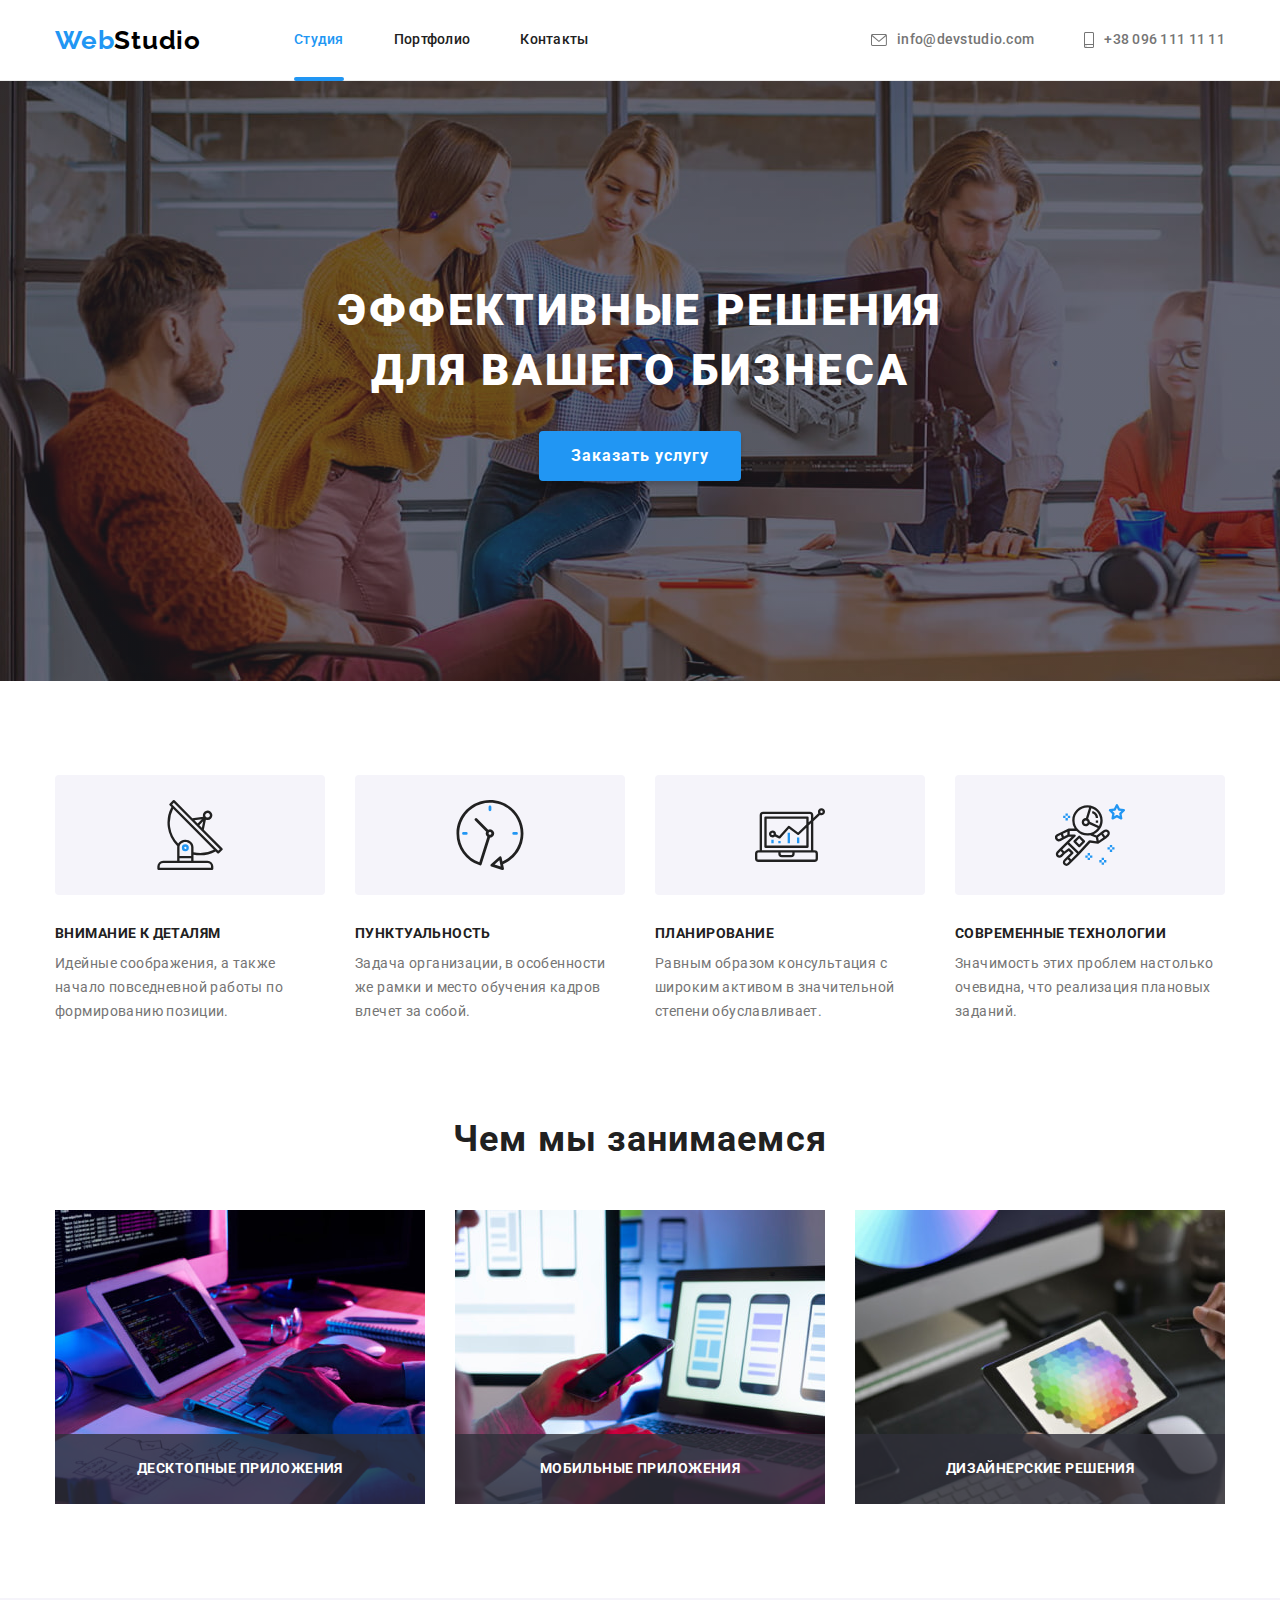
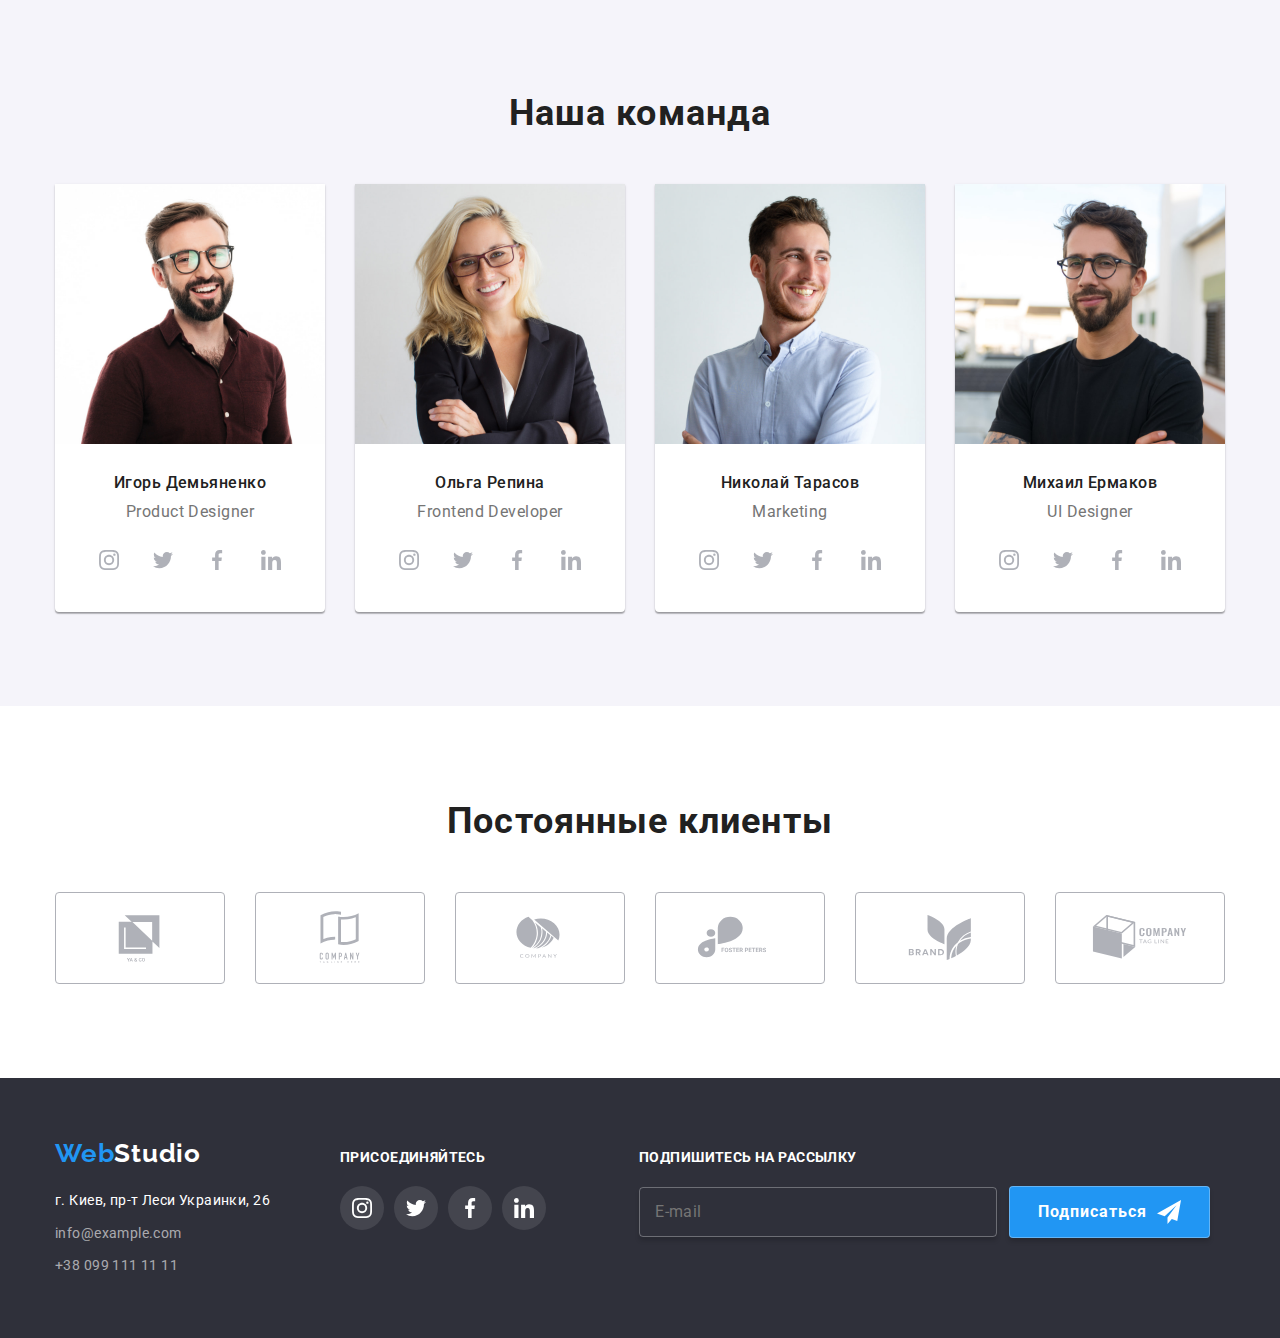
<file: index.html>
<!DOCTYPE html>
<html lang="ru">
  <head>
    <meta charset="UTF-8" />
    <meta http-equiv="X-UA-Compatible" content="IE=edge" />
    <meta name="viewport" content="width=device-width, initial-scale=1.0" />
    <title>Document</title>
    <!-- Project fonts -->
    <link rel="preconnect" href="https://fonts.googleapis.com" />
    <link rel="preconnect" href="https://fonts.gstatic.com" crossorigin />
    <link
      href="https://fonts.googleapis.com/css2?family=Raleway:wght@700&family=Roboto:wght@400;500;700;900&display=swap"
      rel="stylesheet"
    />
    <!-- Normalize -->
    <link
      rel="stylesheet"
      href="https://cdn.jsdelivr.net/npm/modern-normalize@1.1.0/modern-normalize.min.css"
    />
    <!-- Custom styles -->
    <link rel="stylesheet" href="./css/main.min.css" />
  </head>

  <body>
    <!-- Шапка сайта -->
    <header class="header">
      <div class="container header__container">
        <a class="logo link" href="index.html" lang="en"
          >Web<span class="header--logo">Studio</span></a
        >
        <nav class="header-nav">
          <ul class="header-nav__list list">
            <li class="header-nav__item list">
              <a href="./index.html" class="header-nav__link link active">Студия</a>
            </li>
            <li class="header-nav__item list">
              <a href="./portfolio.html" class="header-nav__link link">Портфолио</a>
            </li>
            <li class="header-nav__item list">
              <a href="" class="header-nav__link link">Контакты</a>
            </li>
          </ul>
        </nav>
        <ul class="contacts list">
          <li class="contacts__item">
            <a class="contacts__link" href="mailto:info@devstudio.com">
              <svg class="contacts__icon" width="16px" height="12px">
                <use href="./images/sprite.svg#envelope"></use></svg
              >info@devstudio.com</a
            >
          </li>
          <li class="contacts__item">
            <a class="contacts__link" href="tel:+380961111111">
              <svg class="contacts__icon" width="10px" height="16px">
                <use href="./images/sprite.svg#smartphone"></use></svg
              >+38 096 111 11 11</a
            >
          </li>
        </ul>
      </div>
    </header>

    <main>
      <!-- Секция герой -->
      <section class="hero">
        <div class="container">
          <h1 class="hero__title">Эффективные решения для вашего бизнеса</h1>
          <div class="backdrop is-hidden" data-modal>
            <div class="modal-wrapper">
              <button class="modal-button" data-modal-close>
                <svg class="close-btn" width="18" height="18">
                  <use href="./images/sprite.svg#close-black"></use>
                </svg>
              </button>

              <form class="form">
                <strong class="form__title">Оставьте свои данные, мы вам перезвоним</strong>
                <!-- name input -->

                <label class="form__label" for="user-name">
                  <span class="form__text">Имя</span>
                  <input
                    type="text"
                    name="user-name"
                    id="user-name"
                    class="form__input user-name"
                    autocomplete="name"
                    autofocus
                    required
                  />
                  <svg class="form__icon" width="12" height="12">
                    <use href="./images/sprite.svg#user"></use>
                  </svg>
                </label>

                <!-- tel input -->
                <label class="form__label" for="user-phone">
                  <span class="form__text">Телефон</span>
                  <input
                    type="text"
                    name="user-phone"
                    id="user-phone"
                    class="form__input"
                    autocomplete="phone"
                    required
                  />
                  <svg class="form__icon" width="13" height="12">
                    <use href="./images/sprite.svg#phone-user"></use>
                  </svg>
                </label>

                <!-- email input -->
                <label class="form__label" for="user-mail">
                  <span class="form__text">Почта</span>
                  <input
                    type="text"
                    name="user-mail"
                    id="user-mail"
                    class="form__input"
                    autocomplete="mail"
                    required
                  />
                  <svg class="form__icon" width="15" height="12">
                    <use href="./images/sprite.svg#mail-user"></use>
                  </svg>
                </label>

                <!-- comment input -->

                <label class="form__textarea" for="user-comment">Коментарий</label>
                <textarea
                  class="form__comment"
                  name="user-comment"
                  id="user-comment"
                  rows="6"
                  placeholder="Введите текст"
                ></textarea>

                <!-- checkbox input -->

                <label class="form__checkbox" for="user-aggrement">
                  <input
                    class="checkbox visually-hidden"
                    type="checkbox"
                    name="user-aggrement"
                    id="user-aggrement"
                    required
                  />
                  <span class="form-custom-checkbox">
                    <svg class="form-custom-checkbox__icon" width="16" height="15">
                      <use href="./images/sprite.svg#checkbox"></use>
                    </svg>
                  </span>
                  <span class="form-custom-checkbox--desc">Соглашаюсь с рассылкой и принимаю</span>
                  <a href="#" class="checkbox-link">Условия договора</a>
                </label>

                <button type="submit" class="btn form-btn">Отправить</button>
              </form>
            </div>
          </div>
          <button class="button hero__button" type="button" data-modal-open>Заказать услугу</button>
        </div>
      </section>

      <!-- Секция особенности -->
      <section class="peculiarities section">
        <div class="container">
          <h2 class="peculiarities__title visually-hidden">Особенности</h2>
          <ul class="peculiarities__list list">
            <li class="peculiarities__item list">
              <div class="peculiarities__icons-box">
                <svg class="peculiarities__icons">
                  <use href="./images/sprite.svg#antenna"></use>
                </svg>
              </div>
              <h3 class="peculiarities__subtitle">Внимание к деталям</h3>
              <p class="peculiarities__text">
                Идейные соображения, а также начало повседневной работы по формированию позиции.
              </p>
            </li>
            <li class="peculiarities__item list">
              <div class="peculiarities__icons-box">
                <svg class="peculiarities__icons">
                  <use href="./images/sprite.svg#clock"></use>
                </svg>
              </div>
              <h3 class="peculiarities__subtitle">Пунктуальность</h3>
              <p class="peculiarities__text">
                Задача организации, в особенности же рамки и место обучения кадров влечет за собой.
              </p>
            </li>
            <li class="peculiarities__item list">
              <div class="peculiarities__icons-box">
                <svg class="peculiarities__icons">
                  <use href="./images/sprite.svg#diagram"></use>
                </svg>
              </div>
              <h3 class="peculiarities__subtitle">Планирование</h3>
              <p class="peculiarities__text">
                Равным образом консультация с широким активом в значительной степени обуславливает.
              </p>
            </li>
            <li class="peculiarities__item list">
              <div class="peculiarities__icons-box">
                <svg class="peculiarities__icons">
                  <use href="./images/sprite.svg#astronaut"></use>
                </svg>
              </div>
              <h3 class="peculiarities__subtitle">Современные технологии</h3>
              <p class="peculiarities__text">
                Значимость этих проблем настолько очевидна, что реализация плановых заданий.
              </p>
            </li>
          </ul>
        </div>
      </section>

      <!-- Секция занятость -->
      <section class="work section">
        <div class="container">
          <h2 class="work__title">Чем мы занимаемся</h2>
          <ul class="work__list list">
            <li class="work__item list">
              <p class="work__subtitle">Десктопные приложения</p>
              <img
                src="./images/images-work/box-1.jpg"
                alt="Работа с планшетом"
                width="370"
                height="294"
              />
            </li>
            <li class="work__item list">
              <p class="work__subtitle">Мобильные приложения</p>
              <img
                src="./images/images-work/box-2.jpg"
                alt="Работа с ноутбуком"
                width="370"
                height="294"
              />
            </li>
            <li class="work__item list">
              <p class="work__subtitle">Дизайнерские решения</p>
              <img
                src="./images/images-work/box-3.jpg"
                alt="Работа с телефоном"
                width="370"
                height="294"
              />
            </li>
          </ul>
        </div>
      </section>

      <!-- Секция команда -->
      <section class="team section">
        <div class="container">
          <h2 class="team__title">Наша команда</h2>
          <ul class="team__list list">
            <li class="team__item list">
              <img
                src="./images/images-team/team-1.jpg"
                alt="Демьяненко Игорь"
                width="270"
                height="260"
              />
              <div class="card">
                <h3 class="card__name list">Игорь Демьяненко</h3>
                <p class="card__profession" lang="en">Product Designer</p>
                <ul class="social list">
                  <li class="social__item">
                    <a
                      class="social__link link"
                      href="#"
                      target="_blank"
                      rel="noopener norefferer"
                      aria-label="иконка Instagam"
                    >
                      <svg class="social__icon" width="20" height="20">
                        <use href="./images/sprite.svg#instagram"></use>
                      </svg>
                    </a>
                  </li>
                  <li class="social__item">
                    <a
                      class="social__link link"
                      href="#"
                      target="_blank"
                      rel="noopener norefferer"
                      aria-label="иконка Twitter"
                    >
                      <svg class="social__icon" width="20" height="20">
                        <use href="./images/sprite.svg#twitter"></use>
                      </svg>
                    </a>
                  </li>
                  <li class="social__item">
                    <a
                      class="social__link link"
                      href="#"
                      target="_blank"
                      rel="noopener norefferer"
                      aria-label="иконка Facebook"
                    >
                      <svg class="social__icon" width="20" height="20">
                        <use href="./images/sprite.svg#facebook"></use>
                      </svg>
                    </a>
                  </li>
                  <li class="social__item">
                    <a
                      class="social__link link"
                      href="#"
                      target="_blank"
                      rel="noopener norefferer"
                      aria-label="иконка Linkedin"
                    >
                      <svg class="social__icon" width="20" height="20">
                        <use href="./images/sprite.svg#linkedin"></use>
                      </svg>
                    </a>
                  </li>
                </ul>
              </div>
            </li>
            <li class="team__item list">
              <img
                src="./images/images-team/team-2.jpg"
                alt="Репина Ольга"
                width="270"
                height="260"
              />
              <div class="card">
                <h3 class="card__name">Ольга Репина</h3>
                <p class="card__profession" lang="en">Frontend Developer</p>
                <ul class="social list">
                  <li class="social__item">
                    <a
                      class="social__link link"
                      href="#"
                      target="_blank"
                      rel="noopener norefferer"
                      aria-label="иконка Instagam"
                    >
                      <svg class="social__icon" width="20" height="20">
                        <use href="./images/sprite.svg#instagram"></use>
                      </svg>
                    </a>
                  </li>
                  <li class="social__item">
                    <a
                      class="social__link link"
                      href="#"
                      target="_blank"
                      rel="noopener norefferer"
                      aria-label="иконка Twitter"
                    >
                      <svg class="social__icon" width="20" height="20">
                        <use href="./images/sprite.svg#twitter"></use>
                      </svg>
                    </a>
                  </li>
                  <li class="social__item">
                    <a
                      class="social__link link"
                      href="#"
                      target="_blank"
                      rel="noopener norefferer"
                      aria-label="иконка Facebook"
                    >
                      <svg class="social__icon" width="20" height="20">
                        <use href="./images/sprite.svg#facebook"></use>
                      </svg>
                    </a>
                  </li>
                  <li class="social__item">
                    <a
                      class="social__link link"
                      href="#"
                      target="_blank"
                      rel="noopener norefferer"
                      aria-label="иконка Linkedin"
                    >
                      <svg class="social__icon" width="20" height="20">
                        <use href="./images/sprite.svg#linkedin"></use>
                      </svg>
                    </a>
                  </li>
                </ul>
              </div>
            </li>
            <li class="team__item list">
              <img
                src="./images/images-team/team-3.jpg"
                alt="Тарасов Николай"
                width="270"
                height="260"
              />
              <div class="card">
                <h3 class="card__name list">Николай Тарасов</h3>
                <p class="card__profession" lang="en">Marketing</p>
                <ul class="social list">
                  <li class="social__item">
                    <a
                      class="social__link link"
                      href="#"
                      target="_blank"
                      rel="noopener norefferer"
                      aria-label="иконка Instagam"
                    >
                      <svg class="social__icon" width="20" height="20">
                        <use href="./images/sprite.svg#instagram"></use>
                      </svg>
                    </a>
                  </li>
                  <li class="social__item">
                    <a
                      class="social__link link"
                      href="#"
                      target="_blank"
                      rel="noopener norefferer"
                      aria-label="иконка Twitter"
                    >
                      <svg class="social__icon" width="20" height="20">
                        <use href="./images/sprite.svg#twitter"></use>
                      </svg>
                    </a>
                  </li>
                  <li class="social__item">
                    <a
                      class="social__link link"
                      href="#"
                      target="_blank"
                      rel="noopener norefferer"
                      aria-label="иконка Facebook"
                    >
                      <svg class="social__icon" width="20" height="20">
                        <use href="./images/sprite.svg#facebook"></use>
                      </svg>
                    </a>
                  </li>
                  <li class="social__item">
                    <a
                      class="social__link link"
                      href="#"
                      target="_blank"
                      rel="noopener norefferer"
                      aria-label="иконка Linkedin"
                    >
                      <svg class="social__icon" width="20" height="20">
                        <use href="./images/sprite.svg#linkedin"></use>
                      </svg>
                    </a>
                  </li>
                </ul>
              </div>
            </li>
            <li class="team__item list">
              <img
                src="./images/images-team/team-4.jpg"
                alt="Ермаков Михаил"
                width="270"
                height="260"
              />
              <div class="card">
                <h3 class="card__name">Михаил Ермаков</h3>
                <p class="card__profession" lang="en">UI Designer</p>
                <ul class="social list">
                  <li class="social__item">
                    <a
                      class="social__link link"
                      href="#"
                      target="_blank"
                      rel="noopener norefferer"
                      aria-label="иконка Instagam"
                    >
                      <svg class="social__icon" width="20" height="20">
                        <use href="./images/sprite.svg#instagram"></use>
                      </svg>
                    </a>
                  </li>
                  <li class="social__item">
                    <a
                      class="social__link link"
                      href="#"
                      target="_blank"
                      rel="noopener norefferer"
                      aria-label="иконка Twitter"
                    >
                      <svg class="social__icon" width="20" height="20">
                        <use href="./images/sprite.svg#twitter"></use>
                      </svg>
                    </a>
                  </li>
                  <li class="social__item">
                    <a
                      class="social__link link"
                      href="#"
                      target="_blank"
                      rel="noopener norefferer"
                      aria-label="иконка Facebook"
                    >
                      <svg class="social__icon" width="20" height="20">
                        <use href="./images/sprite.svg#facebook"></use>
                      </svg>
                    </a>
                  </li>
                  <li class="social__item">
                    <a
                      class="social__link link"
                      href="#"
                      target="_blank"
                      rel="noopener norefferer"
                      aria-label="иконка Linkedin"
                    >
                      <svg class="social__icon" width="20" height="20">
                        <use href="./images/sprite.svg#linkedin"></use>
                      </svg>
                    </a>
                  </li>
                </ul>
              </div>
            </li>
          </ul>
        </div>
      </section>

      <!--Секция клиенты -->
      <section class="clients section">
        <div class="clients-container container">
          <h2 class="clients-container__title title">Постоянные клиенты</h2>
          <ul class="clients-container__list list">
            <li class="clients-container__item">
              <a class="clients-container__link link" href="#">
                <svg class="clients-container__icon">
                  <use href="./images/sprite.svg#client-1"></use>
                </svg>
              </a>
            </li>
            <li class="clients-container__item">
              <a class="clients-container__link link" href="#">
                <svg class="clients-container__icon">
                  <use href="./images/sprite.svg#client-2"></use>
                </svg>
              </a>
            </li>
            <li class="clients-container__item">
              <a class="clients-container__link link" href="#">
                <svg class="clients-container__icon">
                  <use href="./images/sprite.svg#client-3"></use>
                </svg>
              </a>
            </li>
            <li class="clients-container__item">
              <a class="clients-container__link link" href="#">
                <svg class="clients-container__icon">
                  <use href="./images/sprite.svg#client-4"></use>
                </svg>
              </a>
            </li>
            <li class="clients-container__item">
              <a class="clients-container__link link" href="#">
                <svg class="clients-container__icon">
                  <use href="./images/sprite.svg#client-5"></use>
                </svg>
              </a>
            </li>
            <li class="clients-container__item">
              <a class="clients-container__link link" href="#">
                <svg class="clients-container__icon">
                  <use href="./images/sprite.svg#client-6"></use>
                </svg>
              </a>
            </li>
          </ul>
        </div>
      </section>
    </main>

    <!-- Футер -->
    <footer class="footer section">
      <div class="container footer-container">
        <div class="address">
          <a class="footer-container__logo" href="index.html" lang="en"
            >Web<span class="footer-container__logo-down">Studio</span></a
          >
          <address class="adress-footer">
            <ul class="address__list list">
              <li class="address__item list">
                <a
                  class="adress__link link"
                  href="https://goo.gl/maps/iHPk22q8Q6fAZVJF9"
                  target="_blank"
                  rel="noopenen noreferrer"
                  ><span class="address__text">г. Киев, пр-т Леси Украинки, 26</span></a
                >
              </li>
              <li class="address__item">
                <a class="adress__link link" href="mailto:info@example.com">info@example.com</a>
              </li>
              <li class="address__item">
                <a class="adress__link link" href="tel:+380991111111">+38 099 111 11 11</a>
              </li>
            </ul>
          </address>
        </div>
        <div class="join">
          <p class="join__subtitle">Присоединяйтесь</p>
          <ul class="join__list list">
            <li class="join__item">
              <a class="join__link link" href="#" target="_blank">
                <svg class="join__icon">
                  <use href="./images/sprite.svg#instagram"></use>
                </svg>
              </a>
            </li>
            <li class="join__item">
              <a class="join__link link" href="#" target="_blank">
                <svg class="join__icon">
                  <use href="./images/sprite.svg#twitter"></use>
                </svg>
              </a>
            </li>
            <li class="join__item">
              <a class="join__link link" href="#" target="_blank">
                <svg class="join__icon">
                  <use href="./images/sprite.svg#facebook"></use>
                </svg>
              </a>
            </li>
            <li class="join__item">
              <a class="join__link link" href="#" target="_blank">
                <svg class="join__icon">
                  <use href="./images/sprite.svg#linkedin"></use>
                </svg>
              </a>
            </li>
          </ul>
        </div>
        <div class="newsletter">
          <p class="newsletter__subtitle">Подпишитесь на рассылку</p>
          <form class="newsletter__form">
            <label class="newsletter__label" for="email">
              <input
                class="newsletter__input"
                type="email"
                id="email"
                name="newsletter"
                placeholder="E-mail"
              />
            </label>
            <button class="newsletter__btn" type="button">
              <span class="newsletter__text">Подписаться</span>
              <svg class="newsletter__icon">
                <use href="./images/sprite.svg#newsletter"></use>
              </svg>
            </button>
          </form>
        </div>
      </div>
    </footer>

    <script src="./js/modal.js"></script>
  </body>
</html>
</file>
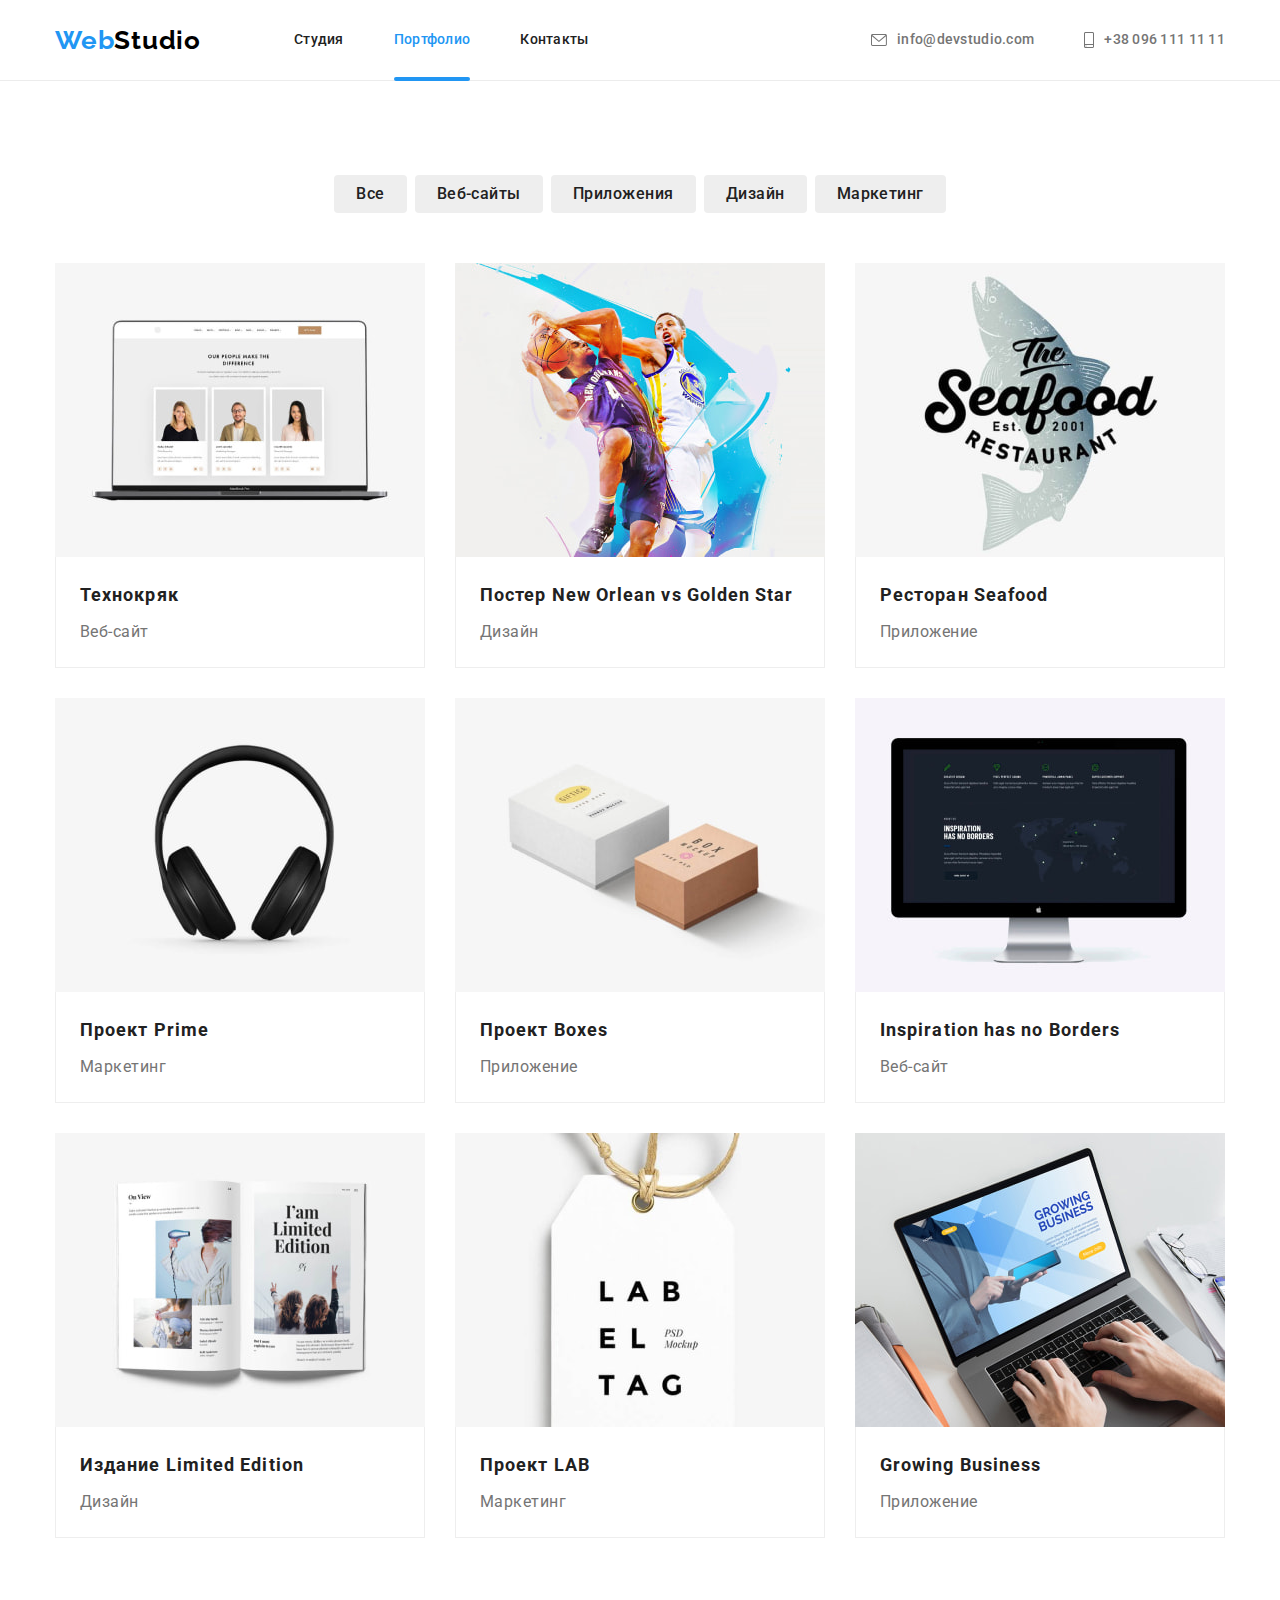
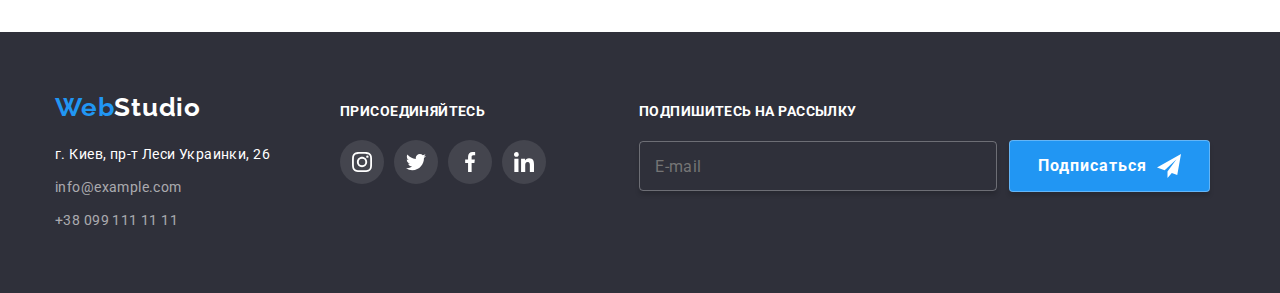
<file: portfolio.html>
<!DOCTYPE html>
<html lang="en">
  <head>
    <meta charset="UTF-8" />
    <meta http-equiv="X-UA-Compatible" content="IE=edge" />
    <meta name="viewport" content="width=device-width, initial-scale=1.0" />
    <title>Document</title>
    <!-- Project fonts -->
    <link rel="preconnect" href="https://fonts.googleapis.com" />
    <link rel="preconnect" href="https://fonts.gstatic.com" crossorigin />
    <link
      href="https://fonts.googleapis.com/css2?family=Raleway:wght@700&family=Roboto:wght@400;500;700;900&display=swap"
      rel="stylesheet"
    />
    <!--Normalize -->
    <link
      rel="stylesheet"
      href="https://cdn.jsdelivr.net/npm/modern-normalize@1.1.0/modern-normalize.min.css"
    />
    <!-- Custom styles -->
    <link rel="stylesheet" href="./css/main.min.css" />
  </head>

  <body>
    <!-- Шапка сайта -->
    <header class="header">
      <div class="container header__container">
        <a class="logo link" href="index.html" lang="en"
          >Web<span class="header--logo">Studio</span></a
        >
        <nav class="header-nav">
          <ul class="header-nav__list list">
            <li class="header-nav__item list">
              <a href="./index.html" class="header-nav__link link">Студия</a>
            </li>
            <li class="header-nav__item list">
              <a href="./portfolio.html" class="header-nav__link link active">Портфолио</a>
            </li>
            <li class="header-nav__item list">
              <a href="" class="header-nav__link link">Контакты</a>
            </li>
          </ul>
        </nav>
        <ul class="contacts list">
          <li class="contacts__item">
            <a class="contacts__link" href="mailto:info@devstudio.com">
              <svg class="contacts__icon" width="16px" height="12px">
                <use href="./images/sprite.svg#envelope"></use></svg
              >info@devstudio.com</a
            >
          </li>
          <li class="contacts__item">
            <a class="contacts__link" href="tel:+380961111111">
              <svg class="contacts__icon" width="10px" height="16px">
                <use href="./images/sprite.svg#smartphone"></use></svg
              >+38 096 111 11 11</a
            >
          </li>
        </ul>
      </div>
    </header>

    <!-- Портфолио -->
    <main>
      <section class="portfolio section">
        <div class="container portfolio__container">
          <h1 class="visually-hidden">Портфолио</h1>
          <ul class="navigation list">
            <li class="navigation__item">
              <button class="navigation__button navigation__button-active" type="button">
                Все
              </button>
            </li>
            <li class="navigation__item">
              <button class="navigation__button" type="button">Веб-сайты</button>
            </li>
            <li class="navigation__item">
              <button class="navigation__button" type="button">Приложения</button>
            </li>
            <li class="navigation__item">
              <button class="navigation__button" type="button">Дизайн</button>
            </li>
            <li class="navigation__item">
              <button class="navigation__button" type="button">Маркетинг</button>
            </li>
          </ul>
          <ul class="project list">
            <li class="project__item">
              <a class="project__link link" href="#">
                <div class="project__box">
                  <img
                    src="./images/images-portfolio/portfolio-1.jpg"
                    alt="Ноутбук"
                    width="370"
                    height="294"
                  />
                  <div class="project__overlay">
                    <p class="project__text">
                      Ресурс предлагает комплексные предложения с разным уровнем функционала и
                      сервисов. Все это позволит посетителю получить исчерпывающие сведения о
                      компании или частном лице.
                    </p>
                  </div>
                </div>
                <div class="project__description">
                  <h2 class="project__title">Технокряк</h2>
                  <p class="list">Веб-сайт</p>
                </div>
              </a>
            </li>
            <li class="project__item">
              <a class="project__link link" href="#">
                <div class="project__box">
                  <img
                    src="./images/images-portfolio/portfolio-2.jpg"
                    alt="Баскетбол"
                    width="370"
                    height="294"
                  />
                  <div class="project__overlay">
                    <p class="project__text">
                      Ресурс предлагает комплексные предложения с разным уровнем функционала и
                      сервисов. Все это позволит посетителю получить исчерпывающие сведения о
                      компании или частном лице.
                    </p>
                  </div>
                </div>
                <div class="project__description">
                  <h2 class="project__title">Постер New Orlean vs Golden Star</h2>
                  <p class="list">Дизайн</p>
                </div></a
              >
            </li>
            <li class="project__item">
              <a class="project__link link" href="#">
                <div class="project__box">
                  <img
                    src="./images/images-portfolio/portfolio-3.jpg"
                    alt="Рыбный ресторан"
                    width="370"
                    height="294"
                  />
                  <div class="project__overlay">
                    <p class="project__text">
                      Ресурс предлагает комплексные предложения с разным уровнем функционала и
                      сервисов. Все это позволит посетителю получить исчерпывающие сведения о
                      компании или частном лице.
                    </p>
                  </div>
                </div>
                <div class="project__description">
                  <h2 class="project__title">Ресторан Seafood</h2>
                  <p class="list">Приложение</p>
                </div>
              </a>
            </li>
            <li class="project__item">
              <a class="project__link link" href="#">
                <div class="project__box">
                  <img
                    src="./images/images-portfolio/portfolio-4.jpg"
                    alt="Наушники"
                    width="370"
                    height="294"
                  />
                  <div class="project__overlay">
                    <p class="project__text">
                      Ресурс предлагает комплексные предложения с разным уровнем функционала и
                      сервисов. Все это позволит посетителю получить исчерпывающие сведения о
                      компании или частном лице.
                    </p>
                  </div>
                </div>
                <div class="project__description">
                  <h2 class="project__title">Проект Prime</h2>
                  <p class="list">Маркетинг</p>
                </div></a
              >
            </li>
            <li class="project__item">
              <a class="project__link link" href="#">
                <div class="project__box">
                  <img
                    src="./images/images-portfolio/portfolio-5.jpg"
                    alt="Коробки"
                    width="370"
                    height="294"
                  />
                  <div class="project__overlay">
                    <p class="project__text">
                      Ресурс предлагает комплексные предложения с разным уровнем функционала и
                      сервисов. Все это позволит посетителю получить исчерпывающие сведения о
                      компании или частном лице.
                    </p>
                  </div>
                </div>
                <div class="project__description">
                  <h2 class="project__title">Проект Boxes</h2>
                  <p class="list">Приложение</p>
                </div></a
              >
            </li>
            <li class="project__item">
              <a class="project__link link" href="#">
                <div class="project__box">
                  <img
                    src="./images/images-portfolio/portfolio-6.jpg"
                    alt="Монитор"
                    width="370"
                    height="294"
                  />
                  <div class="project__overlay">
                    <p class="project__text">
                      Ресурс предлагает комплексные предложения с разным уровнем функционала и
                      сервисов. Все это позволит посетителю получить исчерпывающие сведения о
                      компании или частном лице.
                    </p>
                  </div>
                </div>
                <div class="project__description">
                  <h2 class="project__title">Inspiration has no Borders</h2>
                  <p class="list">Веб-сайт</p>
                </div>
              </a>
            </li>
            <li class="project__item">
              <a class="project__link link" href="#">
                <div class="project__box">
                  <img
                    src="./images/images-portfolio/portfolio-7.jpg"
                    alt="Журнал"
                    width="370"
                    height="294"
                  />
                  <div class="project__overlay">
                    <p class="project__text">
                      Ресурс предлагает комплексные предложения с разным уровнем функционала и
                      сервисов. Все это позволит посетителю получить исчерпывающие сведения о
                      компании или частном лице.
                    </p>
                  </div>
                </div>
                <div class="project__description">
                  <h2 class="project__title">Издание Limited Edition</h2>
                  <p class="list">Дизайн</p>
                </div></a
              >
            </li>
            <li class="project__item">
              <a class="project__link link" href="#">
                <div class="project__box">
                  <img
                    src="./images/images-portfolio/portfolio-8.jpg"
                    alt="Бирка"
                    width="370"
                    height="294"
                  />
                  <div class="project__overlay">
                    <p class="project__text">
                      Ресурс предлагает комплексные предложения с разным уровнем функционала и
                      сервисов. Все это позволит посетителю получить исчерпывающие сведения о
                      компании или частном лице.
                    </p>
                  </div>
                </div>
                <div class="project__description">
                  <h2 class="project__title">Проект LAB</h2>
                  <p class="list">Маркетинг</p>
                </div>
              </a>
            </li>
            <li class="project__item">
              <a class="project__link link" href="#">
                <div class="project__box">
                  <img
                    src="./images/images-portfolio/portfolio-9.jpg"
                    alt="Робота с ноутбуком"
                    width="370"
                    height="294"
                  />
                  <div class="project__overlay">
                    <p class="project__text">
                      Ресурс предлагает комплексные предложения с разным уровнем функционала и
                      сервисов. Все это позволит посетителю получить исчерпывающие сведения о
                      компании или частном лице.
                    </p>
                  </div>
                </div>
                <div class="project__description">
                  <h2 class="project__title">Growing Business</h2>
                  <p class="list">Приложение</p>
                </div></a
              >
            </li>
          </ul>
        </div>
      </section>
    </main>

    <!-- Футер -->
    <footer class="footer section">
      <div class="container footer-container">
        <div class="address">
          <a class="footer-container__logo" href="index.html" lang="en"
            >Web<span class="footer-container__logo-down">Studio</span></a
          >
          <address class="adress-footer">
            <ul class="address__list list">
              <li class="address__item list">
                <a
                  class="adress__link link"
                  href="https://goo.gl/maps/iHPk22q8Q6fAZVJF9"
                  target="_blank"
                  rel="noopenen noreferrer"
                  ><span class="address__text">г. Киев, пр-т Леси Украинки, 26</span></a
                >
              </li>
              <li class="address__item">
                <a class="adress__link link" href="mailto:info@example.com">info@example.com</a>
              </li>
              <li class="address__item">
                <a class="adress__link link" href="tel:+380991111111">+38 099 111 11 11</a>
              </li>
            </ul>
          </address>
        </div>
        <div class="join">
          <p class="join__subtitle">Присоединяйтесь</p>
          <ul class="join__list list">
            <li class="join__item">
              <a class="join__link link" href="#" target="_blank">
                <svg class="join__icon">
                  <use href="./images/sprite.svg#instagram"></use>
                </svg>
              </a>
            </li>
            <li class="join__item">
              <a class="join__link link" href="#" target="_blank">
                <svg class="join__icon">
                  <use href="./images/sprite.svg#twitter"></use>
                </svg>
              </a>
            </li>
            <li class="join__item">
              <a class="join__link link" href="#" target="_blank">
                <svg class="join__icon">
                  <use href="./images/sprite.svg#facebook"></use>
                </svg>
              </a>
            </li>
            <li class="join__item">
              <a class="join__link link" href="#" target="_blank">
                <svg class="join__icon">
                  <use href="./images/sprite.svg#linkedin"></use>
                </svg>
              </a>
            </li>
          </ul>
        </div>
        <div class="newsletter">
          <p class="newsletter__subtitle">Подпишитесь на рассылку</p>
          <form class="newsletter__form">
            <label class="newsletter__label" for="email">
              <input
                class="newsletter__input"
                type="email"
                id="email"
                name="newsletter"
                placeholder="E-mail"
              />
            </label>
            <button class="newsletter__btn" type="button">
              <span class="newsletter__text">Подписаться</span>
              <svg class="newsletter__icon">
                <use href="./images/sprite.svg#newsletter"></use>
              </svg>
            </button>
          </form>
        </div>
      </div>
    </footer>
  </body>
</html>
</file>
<file: css/main.min.css>
:root{--main-font: 'Roboto', sans-serif;--secondary-font: Raleway, sans-serif;--accent-text-color: #2196f3;--accent-secondary-text-color: #ffffff;--main-text-color: #212121;--secondary-text-color: #757575;--main-bg-color: #2f303a;--secondary-bg-color: #f5f4fa;--another-bg-color: #eeeeee;--logo-text-color: #000000;--header-line-color: #ececec;--contacts-footer-color: rgba(255, 255, 255, 0.6);--buton-bg-color: #2196f3;--box-shadow-team: 0px 1px 3px rgba(0, 0, 0, 0.12), 0px 1px 1px rgba(0, 0, 0, 0.14),
        0px 2px 1px rgba(0, 0, 0, 0.2);--btn-shadow: 0px 3px 1px rgba(0, 0, 0, 0.1), 0px 1px 2px rgba(0, 0, 0, 0.08),
        0px 2px 2px rgba(0, 0, 0, 0.12);--hero-shadow: (0px 4px 4px rgba(0, 0, 0, 0.25));--animation: 250ms cubic-bezier(0.4, 0, 0.2, 1)}.visually-hidden{position:absolute;width:1px;height:1px;margin:-1px;border:0;padding:0;white-space:nowrap;-webkit-clip-path:inset(100%);clip-path:inset(100%);clip:rect(0 0 0 0);overflow:hidden}body{font-family:var(--main-font);font-size:14px;letter-spacing:0.03em;color:var(--secondary-text-color);background-color:var(--accent-secondary-text-color)}address{margin-top:20px;font-style:normal}.section{padding-top:94px;padding-bottom:94px}h1,h2,h3,h4,h5,h6,p{margin:0}img{display:block}.list{list-style:none;margin:0;padding:0}.link{text-decoration:none;list-style:none}.container{width:1200px;padding-left:15px;padding-right:15px;margin-left:auto;margin-right:auto}.button{font-family:var(--main-font);font-style:normal;font-weight:700;font-size:16px;line-height:1.88;display:-webkit-box;display:-ms-flexbox;display:flex;-webkit-box-align:center;-ms-flex-align:center;align-items:center;text-align:center;letter-spacing:0.06em;color:var(--accent-secondary-text-color);background-color:var(--buton-bg-color);border:none;border-radius:4px;cursor:pointer}.backdrop{position:fixed;top:0;left:0;width:100%;height:100%;background-color:rgba(0,0,0,0.2);opacity:1;-webkit-transition:opacity var(--animation);transition:opacity var(--animation)}.backdrop.is-hidden{opacity:0;visibility:hidden;pointer-events:none;-webkit-transition:var(--animation);transition:var(--animation)}.backdrop.is-hidden .modal{-webkit-transform:translate(-50%, -50%) var(--animation);transform:translate(-50%, -50%) var(--animation);-webkit-transition:opacity scale(0.8);transition:opacity scale(0.8)}.modal-wrapper{position:absolute;top:50%;left:50%;padding:40px;width:528px;-webkit-transform:translate(-50%, -50%) scale(1);transform:translate(-50%, -50%) scale(1);-webkit-transition:-webkit-transform var(--animation);transition:-webkit-transform var(--animation);transition:transform var(--animation);transition:transform var(--animation), -webkit-transform var(--animation);background-color:var(--accent-secondary-text-color);-webkit-box-shadow:0px 1px 3px rgba(0,0,0,0.12),0px 1px 1px rgba(0,0,0,0.14),0px 2px 1px rgba(0,0,0,0.2);box-shadow:0px 1px 3px rgba(0,0,0,0.12),0px 1px 1px rgba(0,0,0,0.14),0px 2px 1px rgba(0,0,0,0.2);border-radius:4px}.modal-button{position:absolute;top:8px;right:8px;display:-webkit-box;display:-ms-flexbox;display:flex;-webkit-box-pack:center;-ms-flex-pack:center;justify-content:center;-webkit-box-align:center;-ms-flex-align:center;align-items:center;width:30px;height:30px;padding:0;color:#000000;background-color:var(--accent-secondary-text-color);border:1px solid rgba(0,0,0,0.1);border-radius:50%;-webkit-transition:color var(--animation),border var(--animation);transition:color var(--animation),border var(--animation);cursor:pointer}.modal-button:hover,.modal-button:focus{fill:var(--accent-text-color)}.close-btn{-webkit-transition:fill var(--animation);transition:fill var(--animation)}.form__title{display:block;font-weight:700;font-size:20px;line-height:1.14;text-align:center;letter-spacing:0.03em;margin-bottom:12px;color:#212121}.form__label,.form__textarea{display:block;margin-bottom:10px;text-align:left}.form__label{position:relative;-webkit-transition:border-color var(--animation);transition:border-color var(--animation)}.form__label:focus-within .icon-svg,.form__label:hover .icon-svg{fill:#2196f3}.form__text{margin-bottom:4px;display:block;font-size:12px;line-height:1.16;letter-spacing:0.01em;color:#757575}.form__input{width:100%;padding-top:12px;padding-bottom:12px;padding-left:42px;color:#212121;border:1px solid rgba(33,33,33,0.2);border-radius:4px;-webkit-transition:border var(--animation);transition:border var(--animation)}.form__input:hover,.form__comment:hover,.form__input:focus,.form__comment:focus{border-color:#2196f3;outline:none;cursor:pointer}.form__icon{position:absolute;left:12px;bottom:14px;fill:#212121;-webkit-transition:fill var(--animation);transition:fill var(--animation);cursor:pointer}.form__input:hover+.form__icon,.form__input:focus+.form__icon{fill:var(--accent-text-color)}.form__textarea{margin-bottom:4px;font-size:12px;line-height:1.16;letter-spacing:0.01em;color:#757575;cursor:pointer}.form__comment{padding:12px 16px;margin-bottom:20px;resize:none;width:100%;border:1px solid rgba(33,33,33,0.2);border-radius:4px;cursor:pointer}.form-btn{padding:10px 55px;-webkit-box-align:center;-ms-flex-align:center;align-items:center;font-weight:700;font-size:16px;line-height:1.87;letter-spacing:0.06em;color:#ffffff;background-color:var(--accent-text-color);-webkit-box-shadow:0px 4px 4px rgba(0,0,0,0.15);box-shadow:0px 4px 4px rgba(0,0,0,0.15);-webkit-transition:background-color var(--animation),-webkit-box-shadow var(--animation);transition:background-color var(--animation),-webkit-box-shadow var(--animation);transition:background-color var(--animation),box-shadow var(--animation);transition:background-color var(--animation),box-shadow var(--animation),-webkit-box-shadow var(--animation);border:none;border-radius:4px;cursor:pointer}.form-btn:hover,.form-btn:focus{background-color:#188ce8;-webkit-box-shadow:0px 4px 4px rgba(0,0,0,0.15);box-shadow:0px 4px 4px rgba(0,0,0,0.15)}.form-btn.btn{margin-left:auto;margin-right:auto;width:200px;height:50px}.form__checkbox{display:-webkit-box;display:-ms-flexbox;display:flex;-webkit-box-align:center;-ms-flex-align:center;align-items:center;-webkit-box-pack:center;-ms-flex-pack:center;justify-content:center;margin-bottom:30px}.form-custom-checkbox{display:-webkit-box;display:-ms-flexbox;display:flex;text-align:center;-webkit-box-pack:center;-ms-flex-pack:center;justify-content:center;width:16px;height:15px;margin-right:7px;outline:2px solid var(--accent-text-color);outline-offset:-2px;border-radius:2px;color:#ffffff;-webkit-transition:background-color var(--animation),border-color var(--animation);transition:background-color var(--animation),border-color var(--animation);cursor:pointer}.checkbox:checked+.form-custom-checkbox{background-color:var(--accent-text-color);outline:var(--accent-text-color)}.form-custom-checkbox__icon{opacity:0;-webkit-transition:opacity var(--animation);transition:opacity var(--animation)}.checkbox:checked+.form-custom-checkbox .form-custom-checkbox__icon{opacity:1}.form-custom-checkbox--desc{margin-right:5px;line-height:1.71;color:#757575;cursor:pointer}.checkbox-link{line-height:1.71;color:#2196f3}.logo{margin-right:93px;font-family:var(--secondary-font);font-weight:700;font-size:26px;line-height:1.19;letter-spacing:0.03em;color:var(--accent-text-color);text-decoration:none}.header--logo{color:var(--logo-text-color)}.header{border-bottom:1px solid var(--header-line-color)}.header__container{display:-webkit-box;display:-ms-flexbox;display:flex;-webkit-box-align:center;-ms-flex-align:center;align-items:center}.header-nav__list{display:-webkit-box;display:-ms-flexbox;display:flex;-webkit-box-align:center;-ms-flex-align:center;align-items:center}.header-nav__item{margin-right:50px}.header-nav__item__item:last-child{margin:0}.header-nav__link{position:relative;display:block;padding-top:32px;padding-bottom:32px;-webkit-transition:color var(--animation);transition:color var(--animation)}.header-nav__list .link{font-weight:500;letter-spacing:0.02em;line-height:1.14;color:var(--main-text-color);-webkit-transition:color var(--animation);transition:color var(--animation);text-decoration:none;cursor:pointer}.header-nav__list .link:hover,.header-nav__list .link:focus{color:var(--accent-text-color)}.header-nav__list .link .current{color:var(--accent-text-color)}.link.active{color:var(--accent-text-color)}.header-nav__link.active::after{position:absolute;bottom:-1px;left:0;content:'';display:block;width:100%;height:4px;background-color:var(--accent-text-color);border-radius:2px}.contacts{display:-webkit-box;display:-ms-flexbox;display:flex;margin-left:auto}.contacts__item{margin-right:50px}.contacts__item:last-child{margin-right:0}.header-nav .contacts{list-style:none}.contacts .contacts__link{color:var(--secondary-text-color);font-weight:500;line-height:1.14;letter-spacing:0.02em;text-decoration:none;-webkit-transition:color var(--animation);transition:color var(--animation)}.contacts .contacts__link:hover,.contacts .contacts__link:focus{color:var(--accent-text-color)}.contacts__link{display:-webkit-box;display:-ms-flexbox;display:flex;-webkit-box-align:center;-ms-flex-align:center;align-items:center;padding-top:27px;padding-bottom:27px}.contacts__icon{margin-right:10px;fill:currentColor}.hero{padding-top:200px;padding-bottom:200px;margin:0 auto;max-width:1600px;height:600px;text-align:center;background-color:var(--main-bg-color);background-image:-webkit-gradient(linear, left bottom, left top, from(rgba(47,48,58,0.4)), to(rgba(47,48,58,0.4))),url(../images/images-hero/hero.jpg);background-image:linear-gradient(to top, rgba(47,48,58,0.4), rgba(47,48,58,0.4)),url(../images/images-hero/hero.jpg);background-repeat:no-repeat;background-size:cover}.hero__title{width:696px;margin-left:auto;margin-right:auto;margin-bottom:30px;font-weight:900;font-size:44px;line-height:1.36;text-align:center;letter-spacing:0.06em;text-transform:uppercase;color:var(--accent-secondary-text-color)}.hero__button{margin:0 auto;padding:10px 32px;background-color:#2196F3;-webkit-box-shadow:0px 4px 4px rgba(0,0,0,0.15);box-shadow:0px 4px 4px rgba(0,0,0,0.15);-webkit-transition:background-color 250ms cubic-bezier(0.4, 0, 0.2, 1);transition:background-color 250ms cubic-bezier(0.4, 0, 0.2, 1)}.hero__button:hover,.hero__button:focus{background-color:#277ec6;-webkit-box-shadow:0px 4px 4px rgba(0,0,0,0.15);box-shadow:0px 4px 4px rgba(0,0,0,0.15)}.peculiarities__list{display:-webkit-box;display:-ms-flexbox;display:flex;-webkit-box-align:center;-ms-flex-align:center;align-items:center}.peculiarities__item{-ms-flex-preferred-size:calc((100% - 90px) / 4);flex-basis:calc((100% - 90px) / 4);margin-right:30px}.peculiarities__item:nth-child(4n){margin-right:0px}.peculiarities__subtitle{margin-bottom:10px;font-weight:700;font-size:14px;line-height:1.14;line-height:1.2;letter-spacing:0.03em;text-transform:uppercase;color:var(--main-text-color)}.peculiarities__list .peculiarities__text{font-size:14px;line-height:1.71;color:var(--secondary-text-color)}.peculiarities__icons{display:block;width:70px;height:70px}.peculiarities__icons-box{margin-bottom:30px;padding:25px 100px;text-align:center;background-color:var(--secondary-bg-color);border-radius:4px}.work{padding-top:0}.work__title{margin-bottom:50px;font-weight:700;font-size:36px;line-height:1.17;text-align:center;letter-spacing:0.03em;color:var(--main-text-color)}.work__list{display:-webkit-box;display:-ms-flexbox;display:flex}.work__item{position:relative;margin-right:30px}.work__item:last-child{margin-right:0px}.work__title .list{list-style:none}.work__subtitle{position:absolute;bottom:0;left:0;width:100%;height:70px;display:-webkit-box;display:-ms-flexbox;display:flex;-webkit-box-pack:center;-ms-flex-pack:center;justify-content:center;-webkit-box-align:center;-ms-flex-align:center;align-items:center;font-weight:700;line-height:1.14;text-align:center;text-transform:uppercase;background-color:rgba(47,48,58,0.8);color:var(--accent-secondary-text-color)}.team{background-color:var(--secondary-bg-color)}.team__title{margin-bottom:50px;font-weight:700;font-size:36px;line-height:1.17;text-align:center;letter-spacing:0.03em;color:var(--main-text-color)}.team__list{display:-webkit-box;display:-ms-flexbox;display:flex;padding:0;list-style:none}.team__item{margin-right:30px;text-align:center;background-color:var(--accent-secondary-text-color);-webkit-box-shadow:var(--box-shadow-team);box-shadow:var(--box-shadow-team);border-radius:0px 0px 4px 4px}.team__item:last-child{margin-right:0}.card{padding-top:30px;padding-bottom:30px}.team__list .card__name{font-weight:500;font-size:16px;line-height:1.18;text-align:center;letter-spacing:0.03em;color:var(--main-text-color)}.card__name{margin-bottom:10px}.team__list .card__profession{font-size:16px;line-height:1.18;text-align:center;letter-spacing:0.03em}.card__profession{margin-bottom:16px}.social{display:-webkit-box;display:-ms-flexbox;display:flex;-webkit-box-pack:center;-ms-flex-pack:center;justify-content:center;-webkit-box-align:center;-ms-flex-align:center;align-items:center}.social__item:not(:last-child){margin-right:10px}.social__link{display:-webkit-box;display:-ms-flexbox;display:flex;-webkit-box-align:center;-ms-flex-align:center;align-items:center;-webkit-box-pack:center;-ms-flex-pack:center;justify-content:center;width:44px;height:44px;background-color:var(--accent-secondary-text-color);color:#afb1b8;-webkit-transition:background-color var(--animation),color var(--animation);transition:background-color var(--animation),color var(--animation);border-radius:50%}.social__link:hover,.social__link:focus{background-color:var(--accent-text-color);color:var(--accent-secondary-text-color)}.social__icon{fill:currentColor}.clients-container__title{margin-bottom:50px;font-weight:700;font-size:36px;line-height:1.17;text-align:center;letter-spacing:0.03em;color:var(--main-text-color)}.clients-container__list{display:-webkit-box;display:-ms-flexbox;display:flex;-webkit-box-pack:center;-ms-flex-pack:center;justify-content:center;-webkit-box-align:center;-ms-flex-align:center;align-items:center}.clients-container__item:not(:last-child){margin-right:30px}.clients-container__link{display:-webkit-box;display:-ms-flexbox;display:flex;width:170px;height:92px;-webkit-box-pack:center;-ms-flex-pack:center;justify-content:center;-webkit-box-align:center;-ms-flex-align:center;align-items:center;-webkit-transition:color var(--animation),border var(--animation);transition:color var(--animation),border var(--animation);color:#afb1b8;border:1px solid #afb1b8;border-radius:4px}.clients-container__link:hover,.clients-container__link:focus{color:var(--accent-text-color);border-color:var(--accent-text-color)}.clients-container__icon{width:106px;height:60px;fill:currentColor}.portfolio__container{margin-top:0;margin-bottom:0}.navigation{display:-webkit-box;display:-ms-flexbox;display:flex;margin-bottom:50px;-webkit-box-pack:center;-ms-flex-pack:center;justify-content:center}.navigation__item{margin-right:8px}.navigation__item:last-child{margin-right:0}.navigation__button.navigation__button-active{color:var(--accent-secondary-text-color);background-color:var(--accent-text-color);border-radius:4px}.portfolio .navigation__button{padding:6px 22px;font-weight:500;font-size:16px;line-height:1.62;letter-spacing:0.03em;-webkit-transition:background-color var(--animation),color var(--animation),-webkit-box-shadow var(--animation);transition:background-color var(--animation),color var(--animation),-webkit-box-shadow var(--animation);transition:background-color var(--animation),color var(--animation),box-shadow var(--animation);transition:background-color var(--animation),color var(--animation),box-shadow var(--animation),-webkit-box-shadow var(--animation);color:var(--main-text-color);background-color:var(--another-bg-color);border:none;border-radius:4px;cursor:pointer}.portfolio .navigation__button:hover,.portfolio .navigation__button:focus{color:var(--accent-secondary-text-color);background-color:var(--accent-text-color);-webkit-box-shadow:var(--btn-shadow);box-shadow:var(--btn-shadow)}.project{display:-webkit-box;display:-ms-flexbox;display:flex;-ms-flex-wrap:wrap;flex-wrap:wrap}.project__item{width:370px;margin-right:30px;margin-bottom:30px}.project__item:nth-child(3n){margin-right:0}.project__item:nth-last-child(-n+3){margin-bottom:0}.project__link{display:block}.project__link:hover,.project__link:focus{-webkit-box-shadow:0px 1px 1px rgba(0,0,0,0.12),0px 4px 4px rgba(0,0,0,0.06),1px 4px 6px rgba(0,0,0,0.16);box-shadow:0px 1px 1px rgba(0,0,0,0.12),0px 4px 4px rgba(0,0,0,0.06),1px 4px 6px rgba(0,0,0,0.16)}.project__item .list{font-size:16px;line-height:1.88;letter-spacing:0.03em;color:var(--secondary-text-color)}.project__box{position:relative;width:370px;height:294px;margin-left:auto;margin-right:auto;overflow:hidden}.project__overlay{position:absolute;top:0;left:0;width:100%;height:100%;background-color:rgba(33,150,243,0.9);-webkit-transform:translateY(100%);transform:translateY(100%);-webkit-transition:-webkit-transform var(--animation);transition:-webkit-transform var(--animation);transition:transform var(--animation);transition:transform var(--animation), -webkit-transform var(--animation)}.project__link:hover .project__overlay,.project__link:focus .project__overlay{-webkit-transform:translatex(0);transform:translatex(0);-webkit-transition:-webkit-transform var(--animation);transition:-webkit-transform var(--animation);transition:transform var(--animation);transition:transform var(--animation), -webkit-transform var(--animation)}.project__text{position:absolute;width:322px;height:168px;margin:63px 24px;font-size:18px;line-height:1.56;letter-spacing:0.03em;color:var(--accent-secondary-text-color)}.project__description{padding:20px 24px;border:1px solid #eeeeee;border-top:none}.project__item .project__title{margin-bottom:4px;font-weight:700;font-size:18px;line-height:2;letter-spacing:0.06em;color:var(--main-text-color)}.footer{padding-top:60px;padding-bottom:60px;background-color:var(--main-bg-color)}.footer-container{display:-webkit-box;display:-ms-flexbox;display:flex;-webkit-box-align:baseline;-ms-flex-align:baseline;align-items:baseline}.address{margin-right:70px}.address__list{-webkit-padding-start:0;padding-inline-start:0;margin-top:20px}.address-footer .address__list{list-style:none}.address__list .link{line-height:1.72;letter-spacing:0.03em;text-decoration:none;color:var(--accent-secondary-text-color)}.address__list .link:hover,.address__list .link:focus{color:var(--accent-text-color)}.address__list .adress__link{font-size:14px;line-height:1.71;color:var(--contacts-footer-color)}.address__list .adress__link:hover,.address__list .adress__link:focus{color:var(--accent-text-color)}.address__text{color:#ffffff;-webkit-transition:color 250ms cubic-bezier(0.4, 0, 0.2, 1);transition:color 250ms cubic-bezier(0.4, 0, 0.2, 1)}.address__text:hover,.address__text:focus{color:#2196F3}.address__item{margin-bottom:9px}.address__item:last-child{margin-bottom:0}.footer-container__logo{font-family:var(--secondary-font);font-weight:700;font-size:26px;line-height:1.19;letter-spacing:0.03em;color:var(--accent-text-color);text-decoration:none}.footer-container__logo-down{color:var(--accent-secondary-text-color)}.join{margin-right:93px}.join__subtitle{font-weight:700;line-height:1.14;text-transform:uppercase;color:var(--accent-secondary-text-color);margin-bottom:20px}.join__list{display:-webkit-box;display:-ms-flexbox;display:flex}.join__item:not(:last-child){margin-right:10px}.join__link{display:-webkit-box;display:-ms-flexbox;display:flex;width:44px;height:44px;-webkit-box-pack:center;-ms-flex-pack:center;justify-content:center;-webkit-box-align:center;-ms-flex-align:center;align-items:center;-webkit-transition:background-color var(--animation);transition:background-color var(--animation);color:var(--accent-secondary-text-color);background-color:rgba(255,255,255,0.1);border-radius:50%}.join__link:hover,.join__link:focus{background-color:var(--accent-text-color)}.join__icon{width:20px;height:20px;fill:#ffffff}.newsletter__subtitle{font-weight:700;font-size:14px;line-height:1.14;letter-spacing:0.03em;text-transform:uppercase;margin-bottom:20px;color:var(--accent-secondary-text-color)}.newsletter__form{display:-webkit-box;display:-ms-flexbox;display:flex;-webkit-box-align:center;-ms-flex-align:center;align-items:center;-webkit-box-pack:center;-ms-flex-pack:center;justify-content:center}.newsletter__label{display:block;-webkit-box-align:center;-ms-flex-align:center;align-items:center;-webkit-box-pack:center;-ms-flex-pack:center;justify-content:center}.newsletter__input{margin-right:12px;padding:15px;width:358px;height:50px;font-size:16px;line-height:1.25;letter-spacing:0.03em;color:var(--accent-secondary-text-color);background-color:transparent;border:1px solid rgba(255,255,255,0.3);-webkit-box-shadow:0px 4px 4px rgba(0,0,0,0.15);box-shadow:0px 4px 4px rgba(0,0,0,0.15);-webkit-transition:border var(--animation);transition:border var(--animation);border-radius:4px;cursor:pointer}.newsletter__input:hover,.newsletter__input:focus{border:1px solid rgba(33,150,230,0.8)}.newsletter__btn{display:-webkit-box;display:-ms-flexbox;display:flex;padding:10px 28px;min-width:200px;min-height:50px;-webkit-box-align:center;-ms-flex-align:center;align-items:center;background-color:var(--accent-text-color);color:var(--accent-secondary-text-color);-webkit-box-shadow:0px 4px 4px rgba(0,0,0,0.15);box-shadow:0px 4px 4px rgba(0,0,0,0.15);border:1px solid rgba(255,255,255,0.3);border-radius:4px;-webkit-transition:background-color var(--animation),-webkit-box-shadow var(--animation);transition:background-color var(--animation),-webkit-box-shadow var(--animation);transition:background-color var(--animation),box-shadow var(--animation);transition:background-color var(--animation),box-shadow var(--animation),-webkit-box-shadow var(--animation);cursor:pointer}.newsletter__btn:hover,.newsletter__btn:focus{background-color:#1972ba;-webkit-box-shadow:0px 4px 4px rgba(0,0,0,0.15);box-shadow:0px 4px 4px rgba(0,0,0,0.15)}.newsletter__text{margin-right:10px;font-weight:700;font-size:16px;line-height:1.88;letter-spacing:0.06em}.newsletter__icon{display:block;fill:#ffffff;width:24px;height:24px}
/*# sourceMappingURL=main.min.css.map */
</file>
